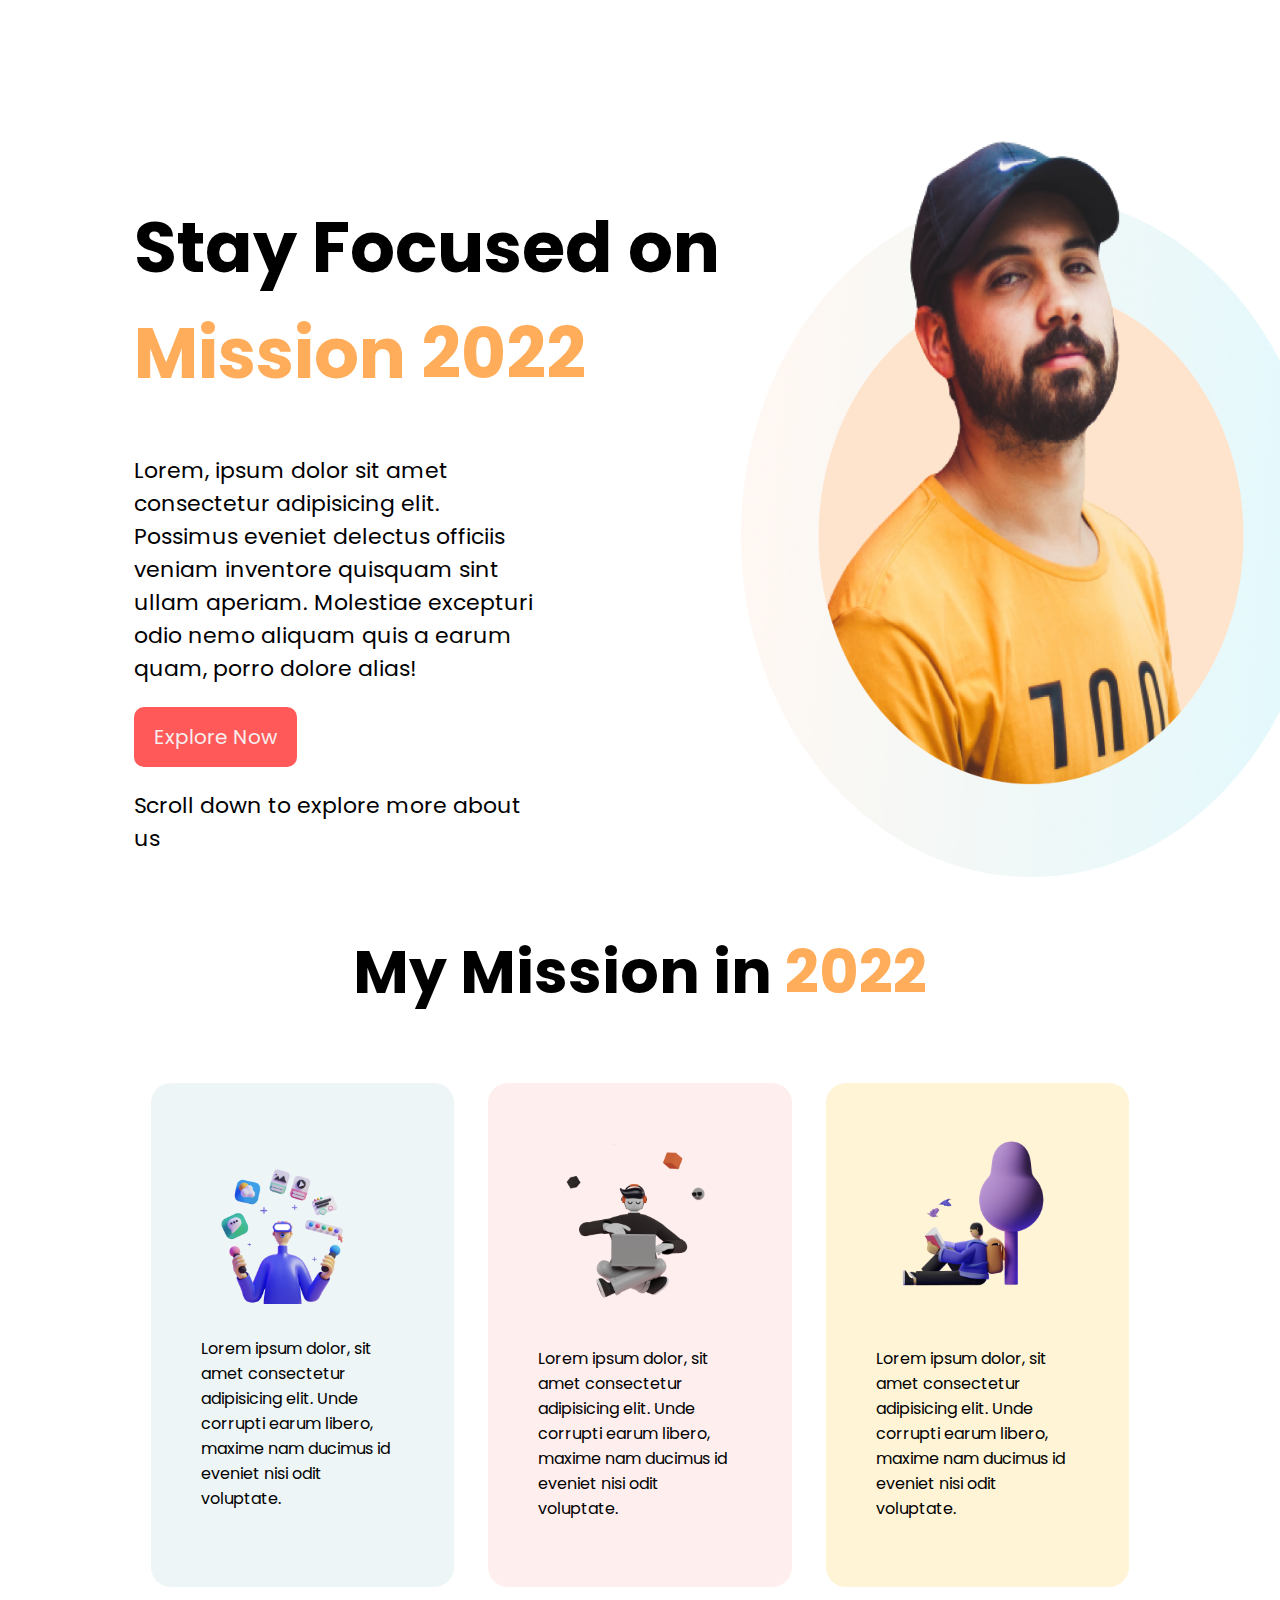
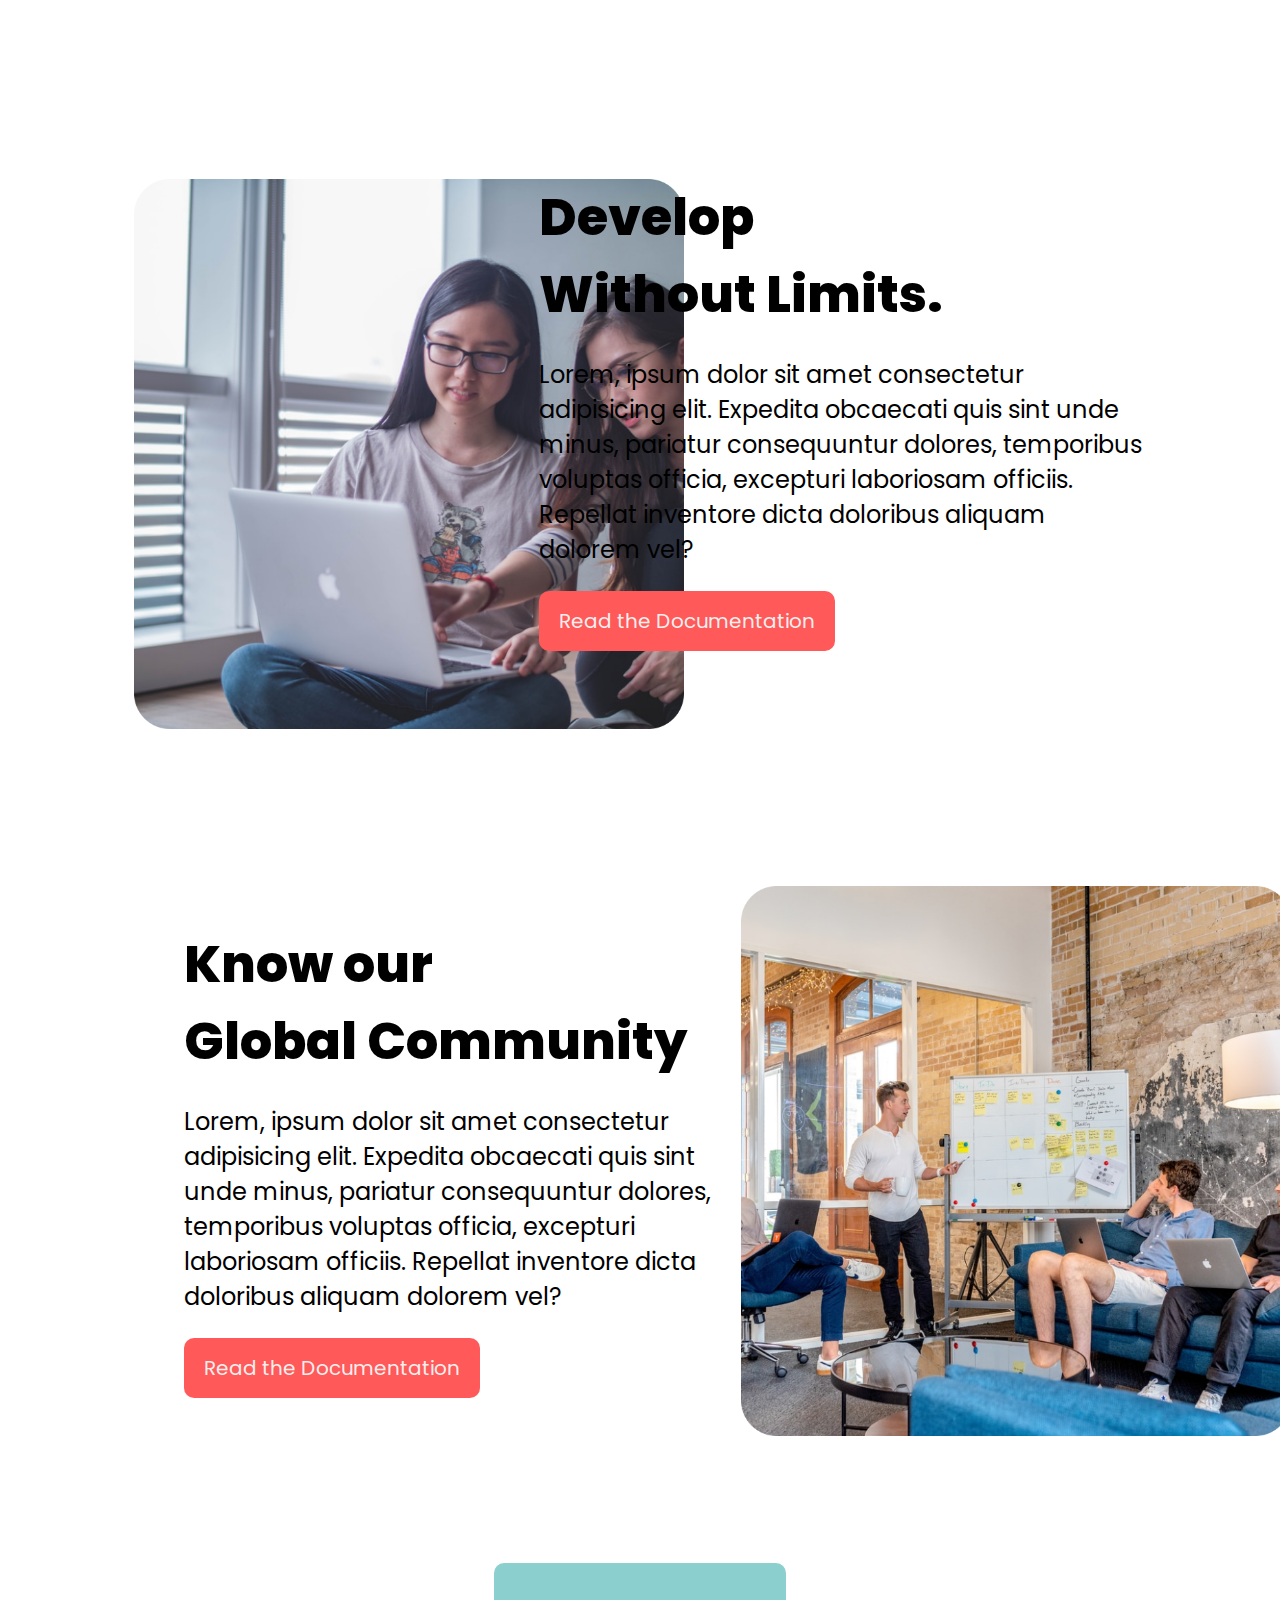
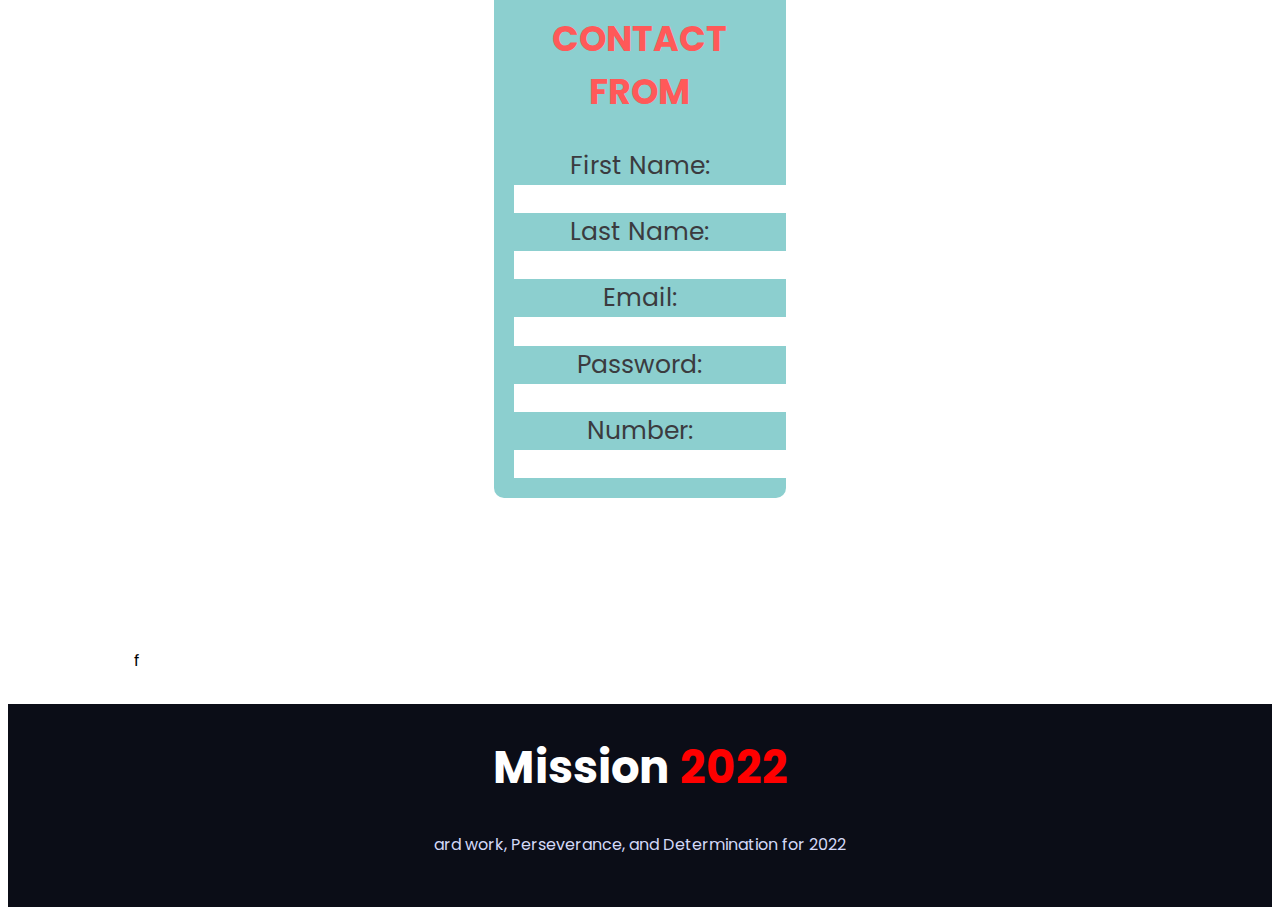
<file: index.html>
<!DOCTYPE html>
<html lang="en">
<head>
    <meta charset="UTF-8">
    <meta http-equiv="X-UA-Compatible" content="IE=edge">
    <meta name="viewport" content="width=device-width, initial-scale=1.0">
    <link rel="preconnect" href="https://fonts.googleapis.com">
    <link rel="preconnect" href="https://fonts.gstatic.com" crossorigin>
    <link href="https://fonts.googleapis.com/css2?family=Poppins&display=swap" rel="stylesheet">
    <link rel="stylesheet" href="style.css">
    <title>Document</title>
</head>
<body>
    <section class="midul_header_img">
        <div class="midul_header">
            <!-- <img class="side_line" src="images/pictures/768px-BSicon_STR_red.svg.png" alt=""> -->
            <h1>Stay Focused on <br> <span style="color: #FFAD5A;">Mission 2022</span>

                </h1>
            <p>Lorem, ipsum dolor sit amet consectetur adipisicing elit. Possimus eveniet delectus officiis veniam inventore quisquam sint ullam aperiam. Molestiae excepturi odio nemo aliquam quis a earum quam, porro dolore alias!</p>
            <button> <a href=""> </a>Explore Now</button>
            <p>Scroll down to explore more about us</p>
        </div>
        <div class="midul_img">
            <img src="person-2.png" alt="">
        </div>
    </section>
<!-- -------------------------- -->
<section class="My_Mission_2022">
    <h2 class="my_mission">My Mission in <span style="color: #FFAD5A;" >2022</span></h2>
    <div class="box_arey">
        
        <div class="box_1">
            <img src="illustrator-1.png" alt="">
            <p>Lorem ipsum dolor, sit amet consectetur adipisicing elit. Unde corrupti earum libero, maxime nam ducimus id eveniet nisi odit voluptate.</p>
        </div>
        <div class="box_2">
            <img src="illustrator-2.png" alt="">
            <p>Lorem ipsum dolor, sit amet consectetur adipisicing elit. Unde corrupti earum libero, maxime nam ducimus id eveniet nisi odit voluptate.</p>
        </div>
        <div class="box_3">
            <img src="illustrator-3.png" alt="">
            <p>Lorem ipsum dolor, sit amet consectetur adipisicing elit. Unde corrupti earum libero, maxime nam ducimus id eveniet nisi odit voluptate.</p>
        </div>
    </div>
</section>
<!-- ---------------------------- -->
<section class="Develop_Without_Limits"> 
    <div class="develop">
        <img class="coding_img" src="coding.png" alt="">
    </div>
    <div class="without_limits">
        <h3>Develop <br> Without Limits.</h3>
        <p>Lorem, ipsum dolor sit amet consectetur adipisicing elit. Expedita obcaecati quis sint unde minus, pariatur consequuntur dolores, temporibus voluptas officia, excepturi laboriosam officiis. Repellat inventore dicta doloribus aliquam dolorem vel?</p>
        <button> <a href=""></a> Read the Documentation</button>
    </div>

</section>
<!-- ----------------------------- -->
<section class="Know_our_Global_Community"> 
    <div class="Know_our">
        <h3>Know our <br> Global Community</h3>
        <p>Lorem, ipsum dolor sit amet consectetur adipisicing elit. Expedita obcaecati quis sint unde minus, pariatur consequuntur dolores, temporibus voluptas officia, excepturi laboriosam officiis. Repellat inventore dicta doloribus aliquam dolorem vel?</p>
        <button> <a href=""></a> Read the Documentation</button>
    </div>
    <div class="Global_Community">
        <img class="coding_img" src="project.png" alt="">
    </div>
</section>

<!-- ------------- login from ----------------- -->
<section class="log_fro">
    <h2>contact From</h2>
<form>
    <label for="fname">First Name:</label>
    <input type="text" id="fname" name="fname"> <br>
    <label for="lname">Last Name:</label>
    <input type="text"id="lname" name="lname"> <br>
    <label for="email">Email:</label>
    <input type="email" name="email" id="email"> <br>
    <label for="password">Password:</label>
    <input type="password" name="" id=""> <br>
    <label for="number">Number:</label>
    <input type="number" name="" id="">
</form>

</section>
<section class="Know_our_Global_Community"> 
    f
</section>









<!-- -------------footer--------------- -->

<footer>
    <h1 class="foo_ter">Mission <span class="twintwo">2022</span></h1>
    <p>ard work, Perseverance, and Determination for 2022</p>
</footer>







</body>
</html>
</file>
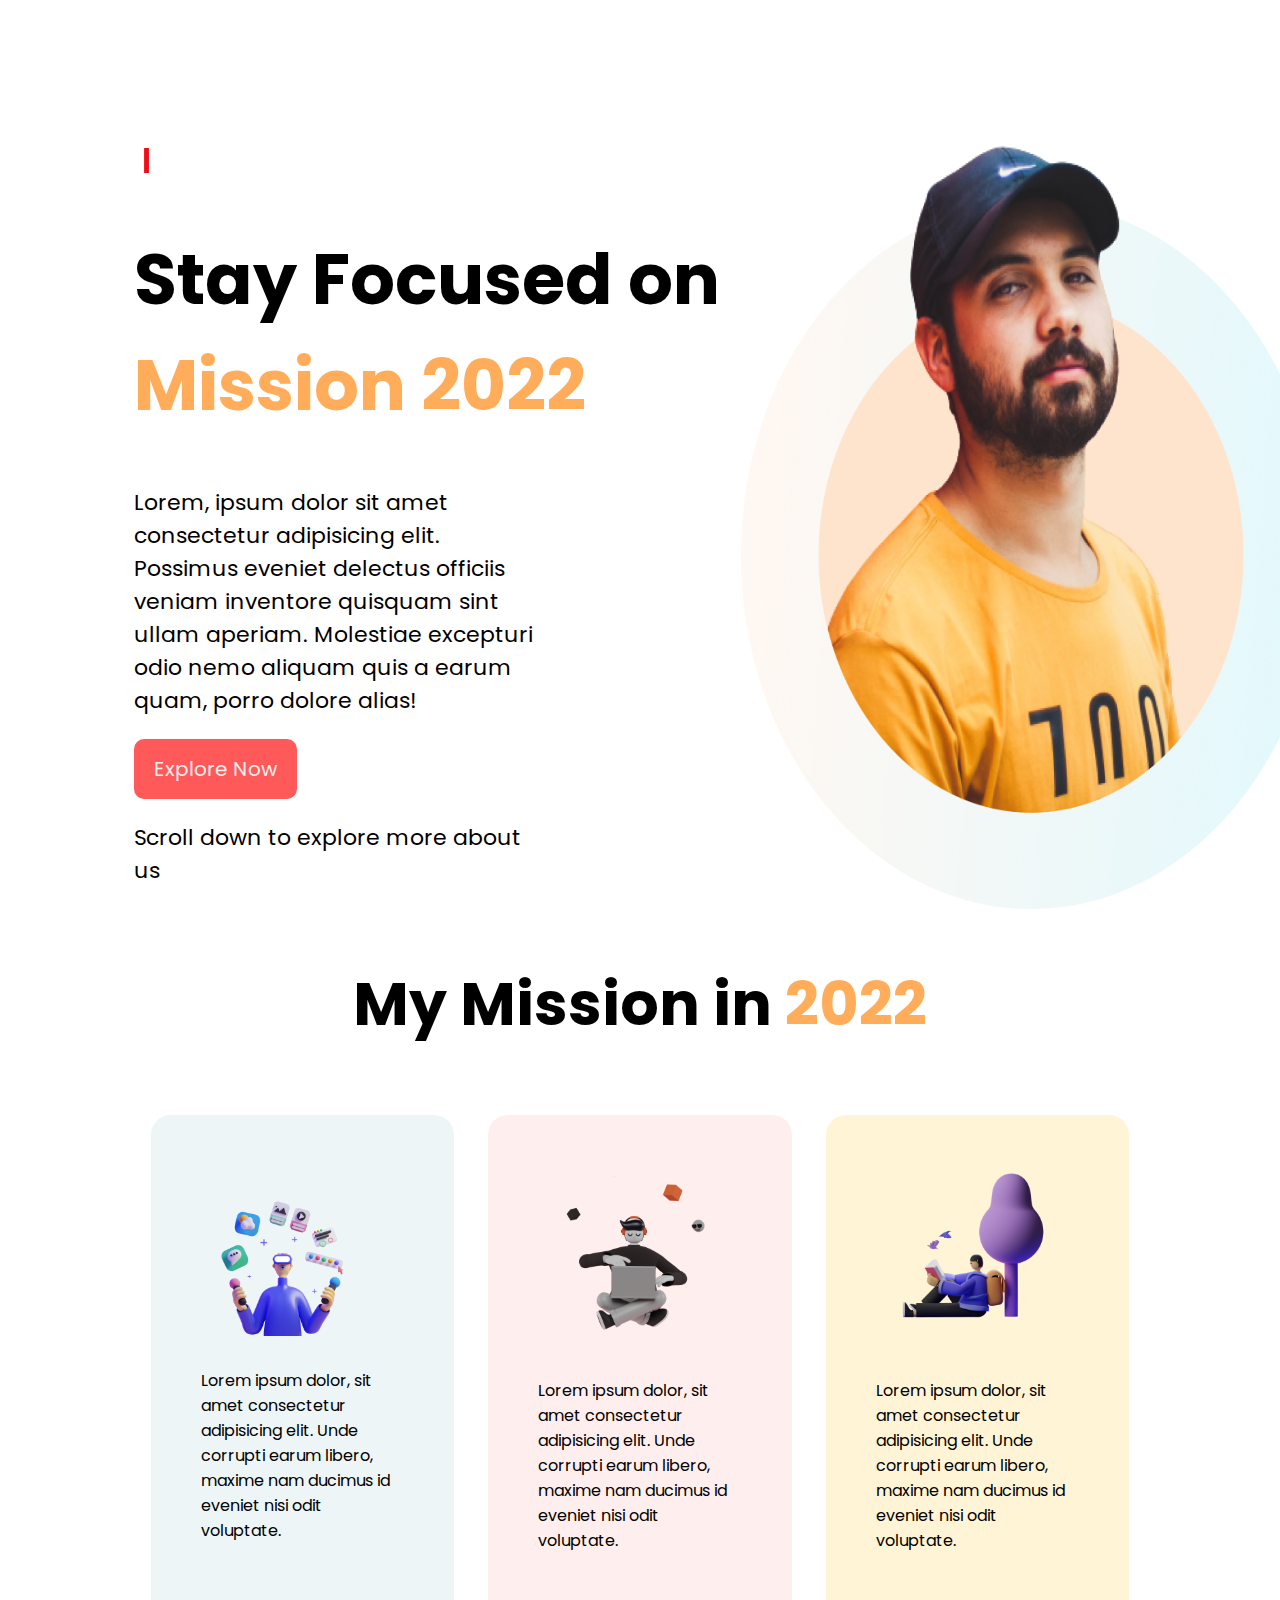
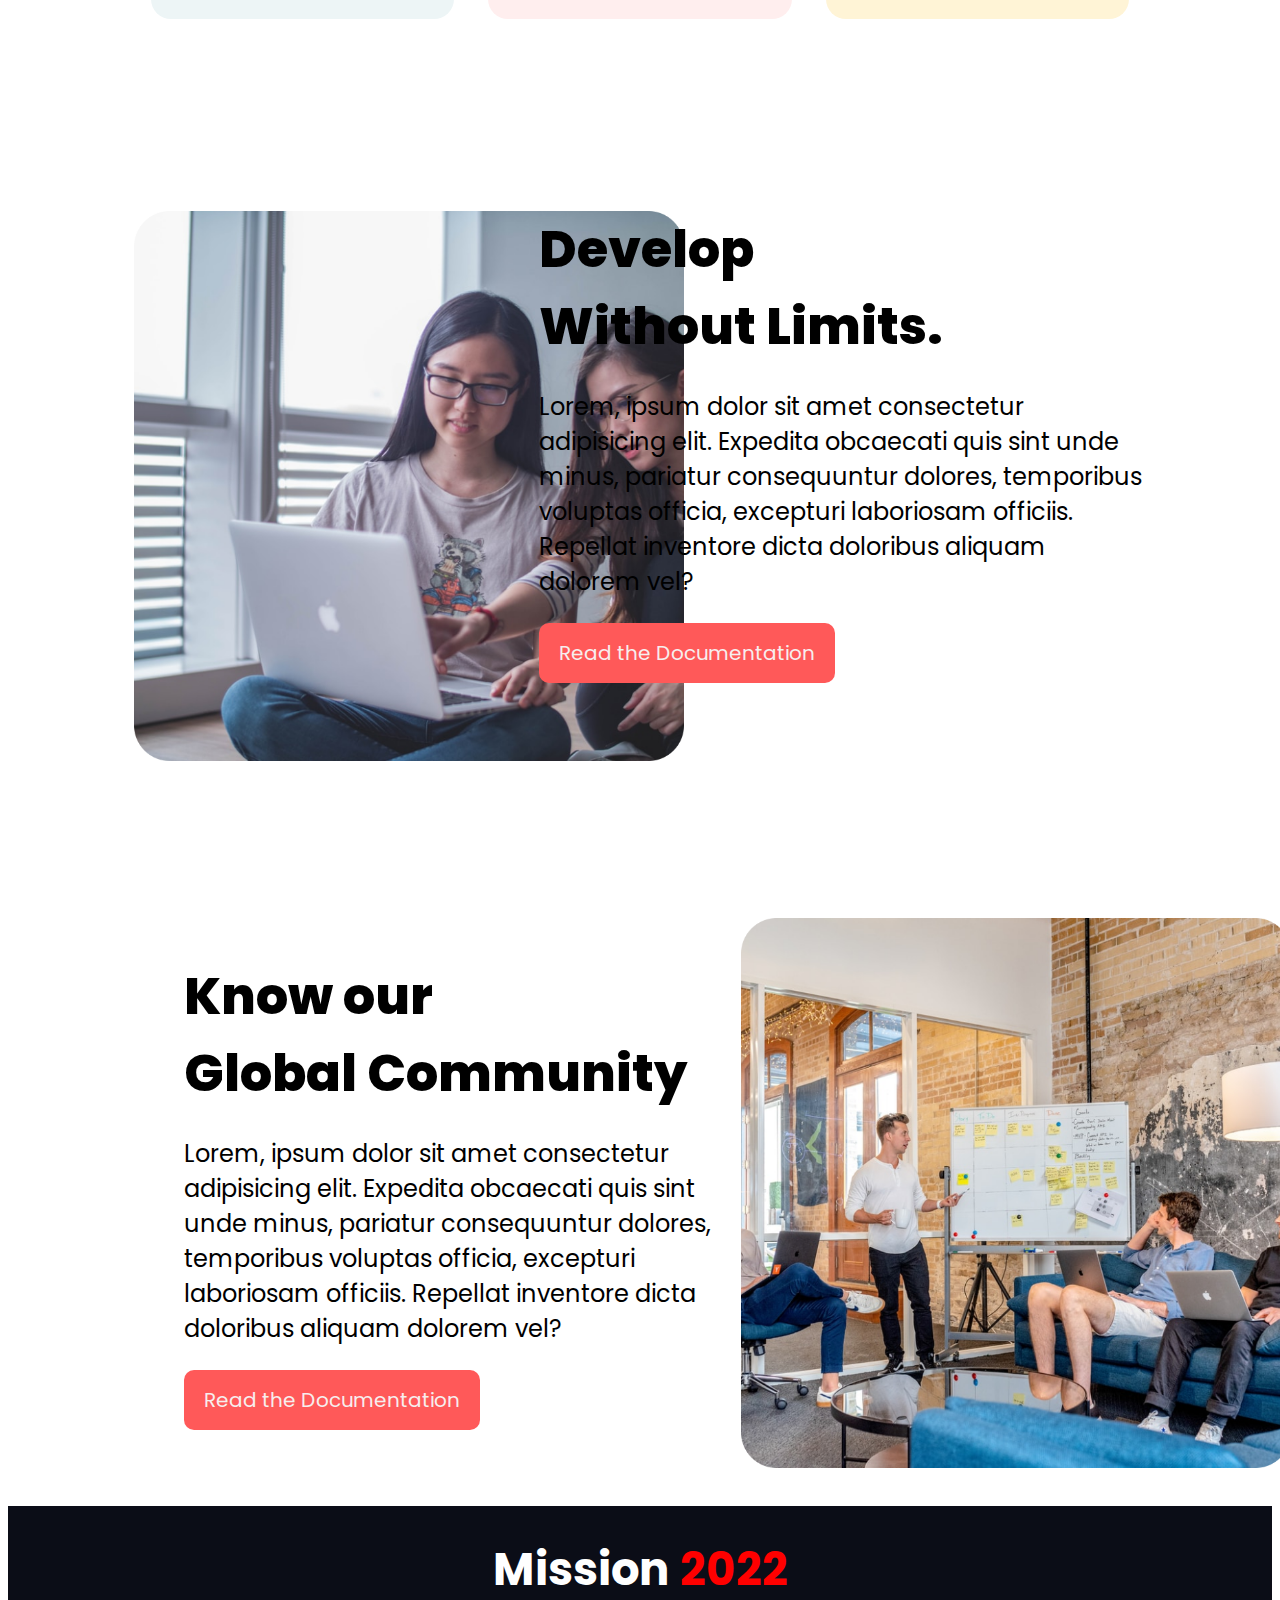
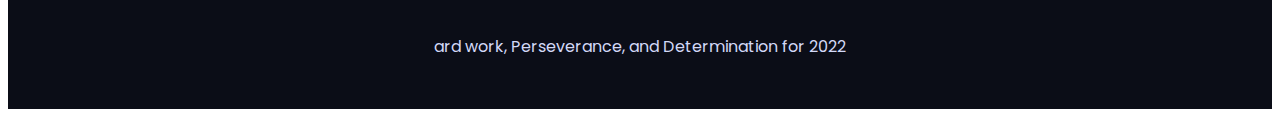
<file: misson2022/index.html>
<!DOCTYPE html>
<html lang="en">
<head>
    <meta charset="UTF-8">
    <meta http-equiv="X-UA-Compatible" content="IE=edge">
    <meta name="viewport" content="width=device-width, initial-scale=1.0">
    <link rel="preconnect" href="https://fonts.googleapis.com">
    <link rel="preconnect" href="https://fonts.gstatic.com" crossorigin>
    <link href="https://fonts.googleapis.com/css2?family=Poppins&display=swap" rel="stylesheet">
    <link rel="stylesheet" href="style.css">
    <title>Document</title>
</head>
<body>
    <section class="midul_header_img">
        <div class="midul_header">
            <img class="side_line" src="images/pictures/768px-BSicon_STR_red.svg.png" alt="">
            <h1>Stay Focused on <br> <span style="color: #FFAD5A;">Mission 2022</span>

                </h1>
            <p>Lorem, ipsum dolor sit amet consectetur adipisicing elit. Possimus eveniet delectus officiis veniam inventore quisquam sint ullam aperiam. Molestiae excepturi odio nemo aliquam quis a earum quam, porro dolore alias!</p>
            <button> <a href=""> </a>Explore Now</button>
            <p>Scroll down to explore more about us</p>
        </div>
        <div class="midul_img">
            <img src="images/person/person-2.png" alt="">
        </div>
    </section>
<!-- -------------------------- -->
<section class="My_Mission_2022">
    <h2 class="my_mission">My Mission in <span style="color: #FFAD5A;" >2022</span></h2>
    <div class="box_arey">
        
        <div class="box_1">
            <img src="images/illustrators/illustrator-1.png" alt="">
            <p>Lorem ipsum dolor, sit amet consectetur adipisicing elit. Unde corrupti earum libero, maxime nam ducimus id eveniet nisi odit voluptate.</p>
        </div>
        <div class="box_2">
            <img src="images/illustrators/illustrator-2.png" alt="">
            <p>Lorem ipsum dolor, sit amet consectetur adipisicing elit. Unde corrupti earum libero, maxime nam ducimus id eveniet nisi odit voluptate.</p>
        </div>
        <div class="box_3">
            <img src="images/illustrators/illustrator-3.png" alt="">
            <p>Lorem ipsum dolor, sit amet consectetur adipisicing elit. Unde corrupti earum libero, maxime nam ducimus id eveniet nisi odit voluptate.</p>
        </div>
    </div>
</section>
<!-- ---------------------------- -->
<section class="Develop_Without_Limits"> 
    <div class="develop">
        <img class="coding_img" src="images/pictures/coding.png" alt="">
    </div>
    <div class="without_limits">
        <h3>Develop <br> Without Limits.</h3>
        <p>Lorem, ipsum dolor sit amet consectetur adipisicing elit. Expedita obcaecati quis sint unde minus, pariatur consequuntur dolores, temporibus voluptas officia, excepturi laboriosam officiis. Repellat inventore dicta doloribus aliquam dolorem vel?</p>
        <button> <a href=""></a> Read the Documentation</button>
    </div>

</section>
<!-- ----------------------------- -->
<section class="Know_our_Global_Community"> 
    <div class="Know_our">
        <h3>Know our <br> Global Community</h3>
        <p>Lorem, ipsum dolor sit amet consectetur adipisicing elit. Expedita obcaecati quis sint unde minus, pariatur consequuntur dolores, temporibus voluptas officia, excepturi laboriosam officiis. Repellat inventore dicta doloribus aliquam dolorem vel?</p>
        <button> <a href=""></a> Read the Documentation</button>
    </div>
    <div class="Global_Community">
        <img class="coding_img" src="images/pictures/project.png" alt="">
    </div>
</section>






<footer>
    <h1 class="foo_ter">Mission <span class="twintwo">2022</span></h1>
    <p>ard work, Perseverance, and Determination for 2022</p>
</footer>


</body>
</html>
</file>
<file: style.css>
*{
    font-family: 'Poppins', sans-serif;
}
button{
    padding: 15px 20px;
    color: rgb(247, 238, 238);
    background-color: #FF5959;
    text-align: center;
    font-size: 20px;
    border: none;
    border-radius: 10px;

}
.side_line{
    width: 25px;
}
.midul_header_img{
    width: 80%;
    margin: 0 auto;
    display: flex;
}
.midul_header{
    width: 60%;
    float: left;
    margin-top: 140px;
    
}


.midul_header h1{
    font-size: 70px;
    color: #000;
    font-weight: bolder;

}
.midul_header p{
    font-size: 22px;
    padding: 0px 200px 0px 0px;
}
.midul_img{
    width: 40%;
    float: right;
}
.midul_img img{
    width: 580px;
    height: 100%;
   
}
.My_Mission_2022{
    width: 80%;
    margin: 0 auto;
}
h2.my_mission {
    text-align: center;
    font-size: 60px;
    font-weight: bolder;
    color: #000;
}
.box_arey{
    margin-bottom: 25px;

}
.my_mission{
    font-size: 25px;
    color: royalblue;
}

.box_arey {
    display: inline-flex;
    padding: 15
}
.box_1 img,.box_2 img,.box_3 img{
    width: 190px;
}
.box_1 {
    padding: 50px;
    background-color: #EDF5F6;
    margin: 17px;
    border-radius: 20px;
    
}

.box_2 {
    padding: 50px;
    background-color: #FFEEEE;
    margin: 17px;
    border-radius:20px;
}
.box_3 {
    padding: 50px;
    background-color: #FFF4D6;
    margin: 17px;
    border-radius:20px;
}
/* ---------------------- */
.Develop_Without_Limits{
    width: 80%;
    margin: 0 auto;
    display: flex;
    margin-top: 150px;
}

.develop{
    width: 40%;
    float: left;
}
.without_limits{
    width: 60%;
    float: left;
}
/* ----------------- */
.Know_our_Global_Community{
    width: 80%;
    margin: 0 auto;
    display: flex;
    margin-top: 150px;
}
.Know_our h3,.without_limits h3{
    font-size: 51px;
    font-weight: 800;
    margin: 0px;
}
.Know_our p,.without_limits p{
    font-size: 24px;
}
.coding_img{
    width: 550px;
}
.Know_our{
    width: 60%;
    float: left;
    margin-left: 50px;
    margin-top: 40px;
}
.Global_Community{
    width: 40%;
    float: right;
}

.log_fro{
    margin: 0 auto;
    width: 20%;
    text-align: center;
    margin-top: 120px;
    background-color: rgb(140, 207, 207);
    padding: 20px 20px;
    border-radius: 10px;
}
.log_fro h2{
    font-size: 35px;
    color: #FF5959;
 text-transform: uppercase;
}
label{
    font-size: 25px;
    color: rgb(59, 59, 63);
}

input#fname {
    font-size: 17px;
    border: unset;
}
input#lname {
    font-size: 17px;
    border: unset;
}
input#email {
    font-size: 18px;
    border: unset;
}

input[type="password"] {
    font-size: 17px;
    border: unset;
}
input[type="number"] {
    font-size: 17px;
    border: unset;
}

/* ---------footer---------- */
footer{
    background-color: #0B0D17;
    text-align: center;
}
footer .foo_ter{
    color: white;
    padding: 30px 0px 0px 0px;
    font-size: 45px;
}
footer .twintwo{
    color: red;
}
footer p{
    color: #d3d9f7;
    padding: 0px 0px 50px 0px;
    
}
</file>
<file: misson2022/style.css>
*{
    font-family: 'Poppins', sans-serif;
}
button{
    padding: 15px 20px;
    color: rgb(247, 238, 238);
    background-color: #FF5959;
    text-align: center;
    font-size: 20px;
    border: none;
    border-radius: 10px;

}
.side_line{
    width: 25px;
}
.midul_header_img{
    width: 80%;
    margin: 0 auto;
    display: flex;
}
.midul_header{
    width: 60%;
    float: left;
    margin-top: 140px;
    
}


.midul_header h1{
    font-size: 70px;
    color: #000;
    font-weight: bolder;

}
.midul_header p{
    font-size: 22px;
    padding: 0px 200px 0px 0px;
}
.midul_img{
    width: 40%;
    float: right;
}
.midul_img img{
    width: 580px;
    height: 100%;
   
}
.My_Mission_2022{
    width: 80%;
    margin: 0 auto;
}
h2.my_mission {
    text-align: center;
    font-size: 60px;
    font-weight: bolder;
    color: #000;
}
.box_arey{
    margin-bottom: 25px;

}
.my_mission{
    font-size: 25px;
    color: royalblue;
}

.box_arey {
    display: inline-flex;
    padding: 15
}
.box_1 img,.box_2 img,.box_3 img{
    width: 190px;
}
.box_1 {
    padding: 50px;
    background-color: #EDF5F6;
    margin: 17px;
    border-radius: 20px;
    
}

.box_2 {
    padding: 50px;
    background-color: #FFEEEE;
    margin: 17px;
    border-radius:20px;
}
.box_3 {
    padding: 50px;
    background-color: #FFF4D6;
    margin: 17px;
    border-radius:20px;
}
/* ---------------------- */
.Develop_Without_Limits{
    width: 80%;
    margin: 0 auto;
    display: flex;
    margin-top: 150px;
}

.develop{
    width: 40%;
    float: left;
}
.without_limits{
    width: 60%;
    float: left;
}
/* ----------------- */
.Know_our_Global_Community{
    width: 80%;
    margin: 0 auto;
    display: flex;
    margin-top: 150px;
}
.Know_our h3,.without_limits h3{
    font-size: 51px;
    font-weight: 800;
    margin: 0px;
}
.Know_our p,.without_limits p{
    font-size: 24px;
}
.coding_img{
    width: 550px;
}
.Know_our{
    width: 60%;
    float: left;
    margin-left: 50px;
    margin-top: 40px;
}
.Global_Community{
    width: 40%;
    float: right;
}



























/* ---------footer---------- */
footer{
    background-color: #0B0D17;
    text-align: center;
}
footer .foo_ter{
    color: white;
    padding: 30px 0px 0px 0px;
    font-size: 45px;
}
footer .twintwo{
    color: red;
}
footer p{
    color: #d3d9f7;
    padding: 0px 0px 50px 0px;
    
}
</file>
